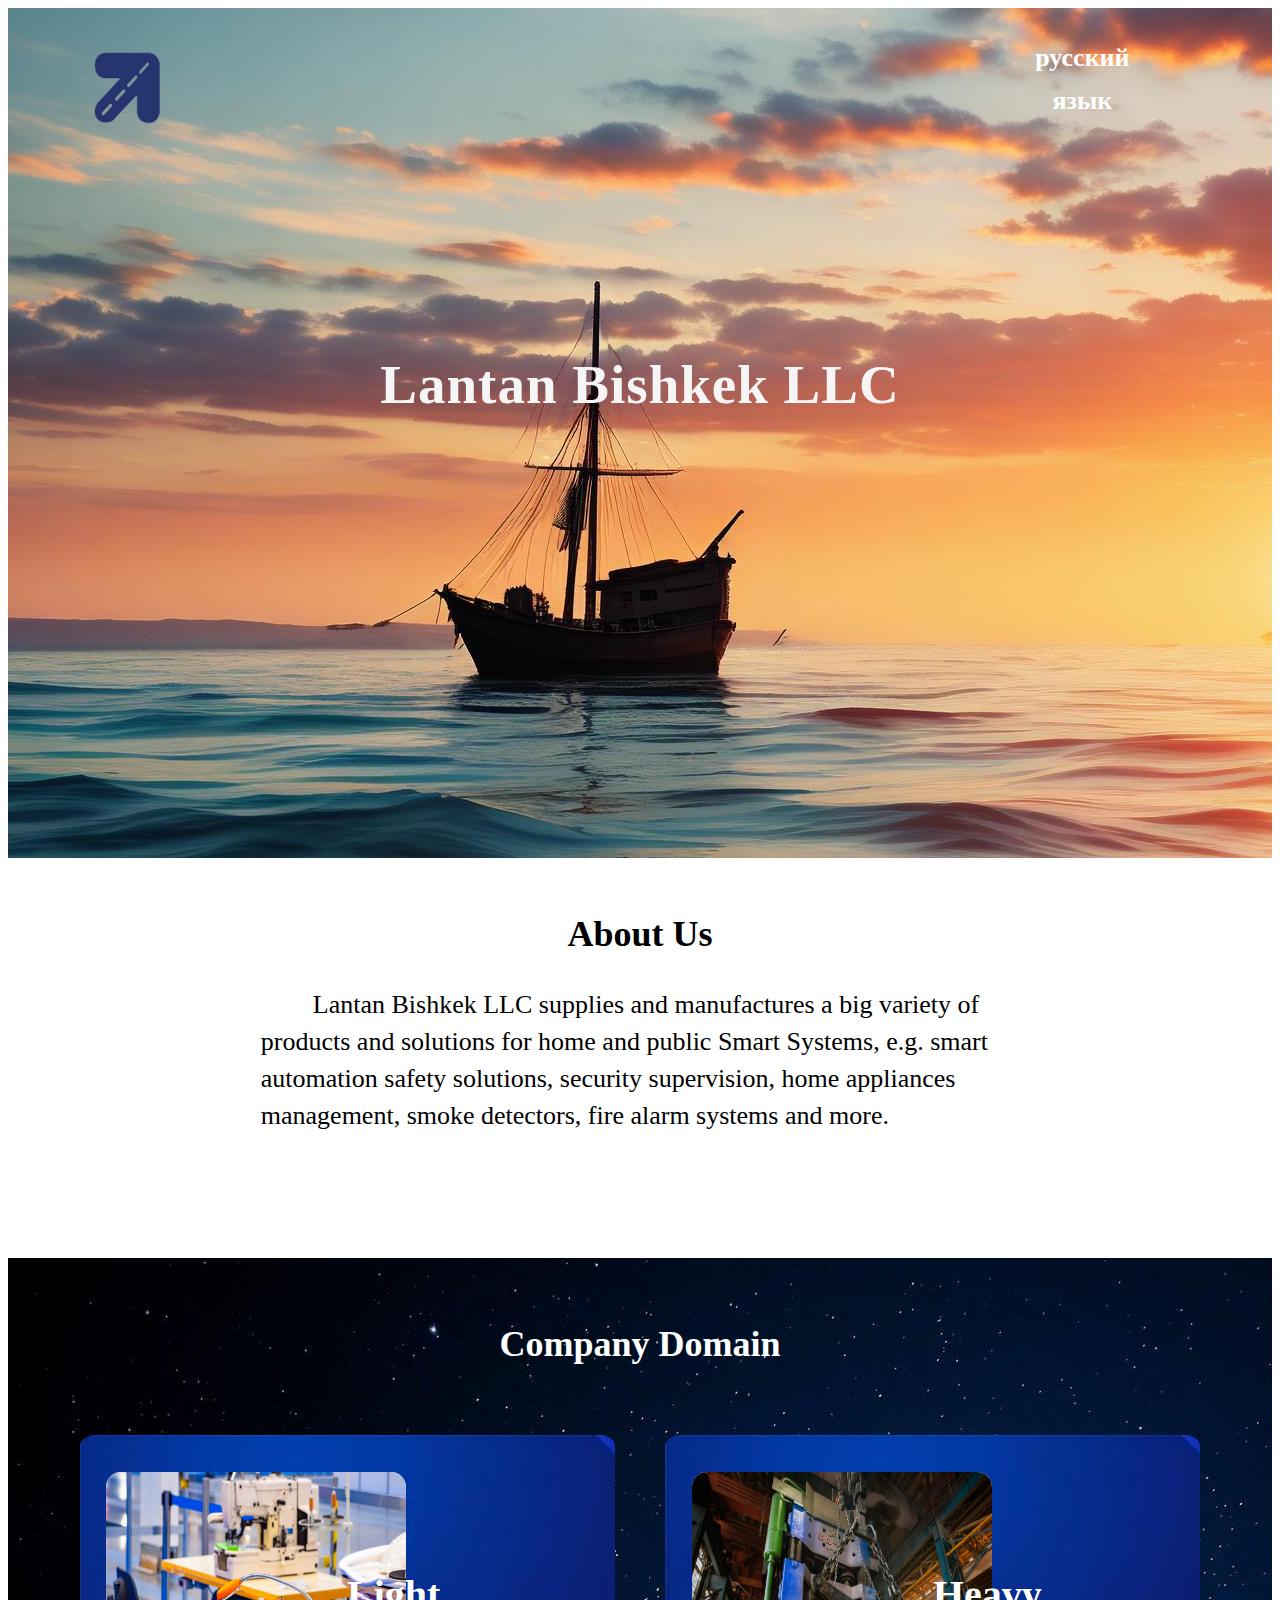
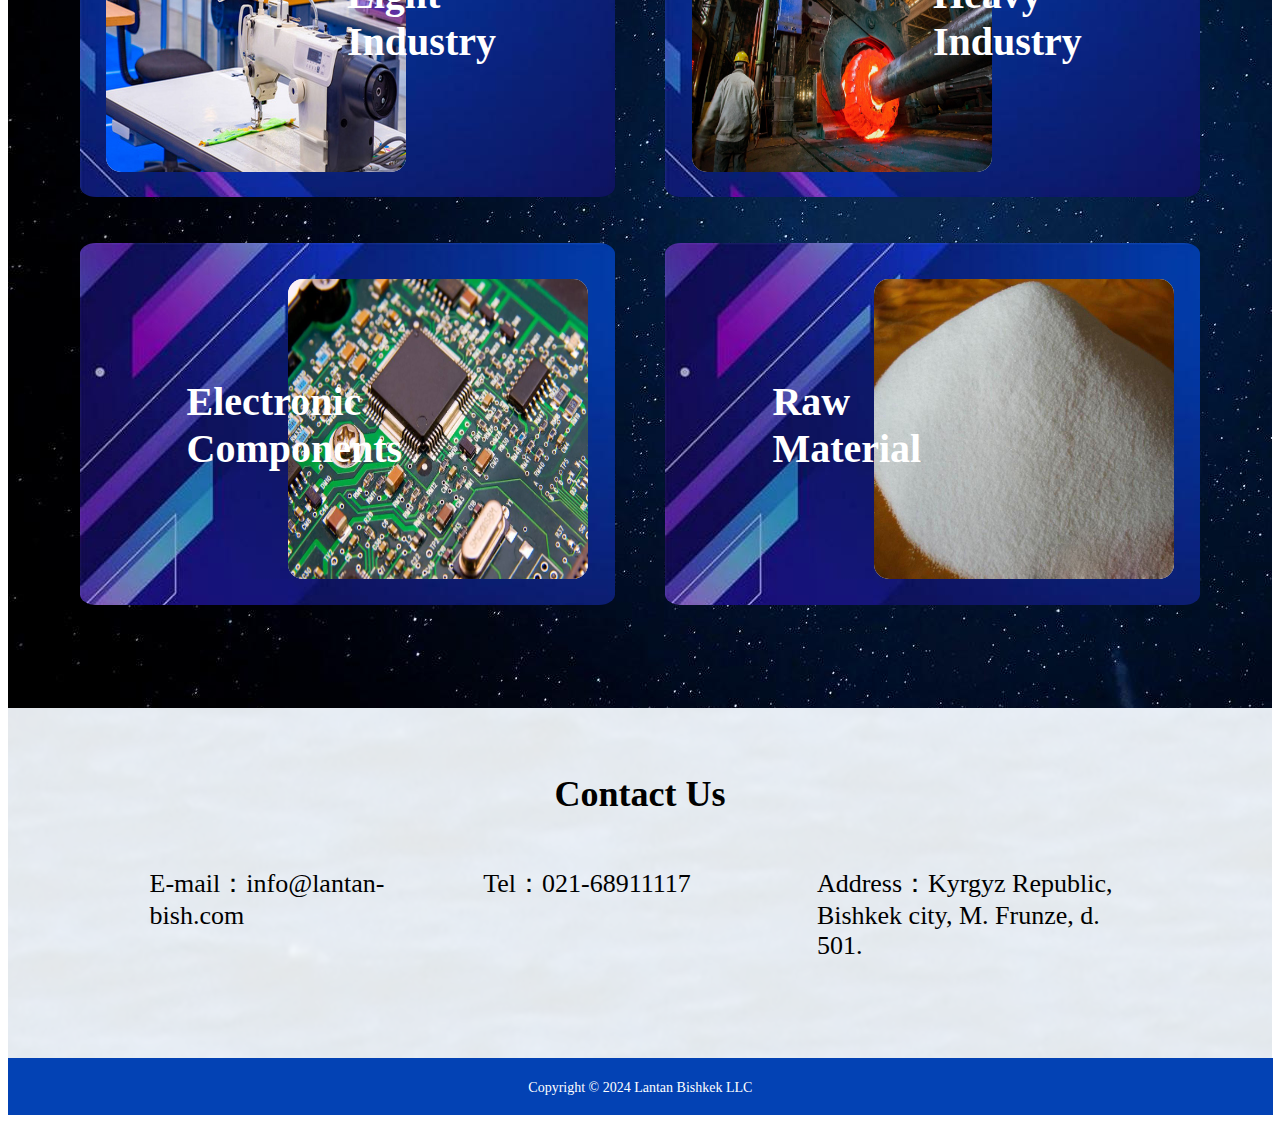
<file: index.html>
<!DOCTYPE html>
<html lang="en">
<head>
    <meta charset="UTF-8">
    <title>Lantan Bishkek LLC</title>
    <link rel="stylesheet" href="styles.css">
    <script type="text/javascript">
        function redirectToPage() {
            const userAgent = navigator.userAgent || navigator.vendor || window.opera;
            if (/android|iphone|ipad|ipod|blackberry|iemobile|opera mini/i.test(userAgent)) {
                window.location.href = "mobile-index.html";
            }
        }
        redirectToPage();
    </script>
</head>

<body>
<div class="top">
    <div class="toptop">
        <div class="photo1">
            <img class="ppp1" src="pic/logo1.jpg">
        </div>
        <div class="smallherf1">
            <a href="CN.html" class="smooth">русский язык</a>
        </div>
    </div>
    <div class="topbottom">
        <h1 id="headline">Lantan Bishkek LLC</h1>
    </div>
</div>

<div class="second">
    <div class="content1">
        <div class="title1">
            <h1 class="gongsiming">About Us</h1>
        </div>
        <div class="jieshao">
            <p id="gongsijieshao3">Lantan Bishkek LLC supplies and manufactures a big variety of products and solutions for home and public Smart Systems, e.g. smart automation safety solutions, security supervision, home appliances management, smoke detectors, fire alarm systems and more.</p>
        </div> 
    </div>
</div>

<div class="third">
    <div class="title2">
        <h1 id="dark">Company Domain</h1>
    </div>
    <div class="content2">
        <div class="left">
            <div class="zuo">
                <div class="circle">
                    <img class="ppp" src="pic/11.jpg" alt="图片1">
                    <div class="text">
                        <h1>Light<br>Industry</h1>
                    </div>
                </div>
            </div>
            <div class="zuo">
                <div class="circle1">
                    <img class="ppp2" src="pic/13.jpg" alt="图片3">
                    <div class="text1">
                        <h1>Electronic<br> Components</h1>
                    </div>
                </div>
            </div>
        </div>
        <div class="right">
            <div class="zuo">
                <div class="circle">
                    <img class="ppp" src="pic/12.jpg" alt="图片2">
                    <div class="text">
                        <h1>Heavy<br> Industry</h1>
                    </div>
                </div>
            </div>
            <div class="zuo">
                <div class="circle1">
                    <img class="ppp2" src="pic/14.jpg" alt="图片4">
                    <div class="text1">
                        <h1>Raw<br> Material</h1>
                    </div>
                </div>
            </div>
        </div>
    </div>
</div>

<div class="fifth">
    <div class="title3">
        <h1 id="big1">Contact Us</h1>
    </div>
    <div class="content3">
        <div class="show">E-mail：info@lantan-bish.com</div>
        <div class="show">Tel：021-68911117</div>
        <div class="show">Address：Kyrgyz Republic, Bishkek city, M. Frunze, d. 501.</div>
    </div>
</div>

<div class="last">
    <p class="renzhen">Copyright © 2024 Lantan Bishkek LLC </p>
</div>

</body>
</html>
</file>
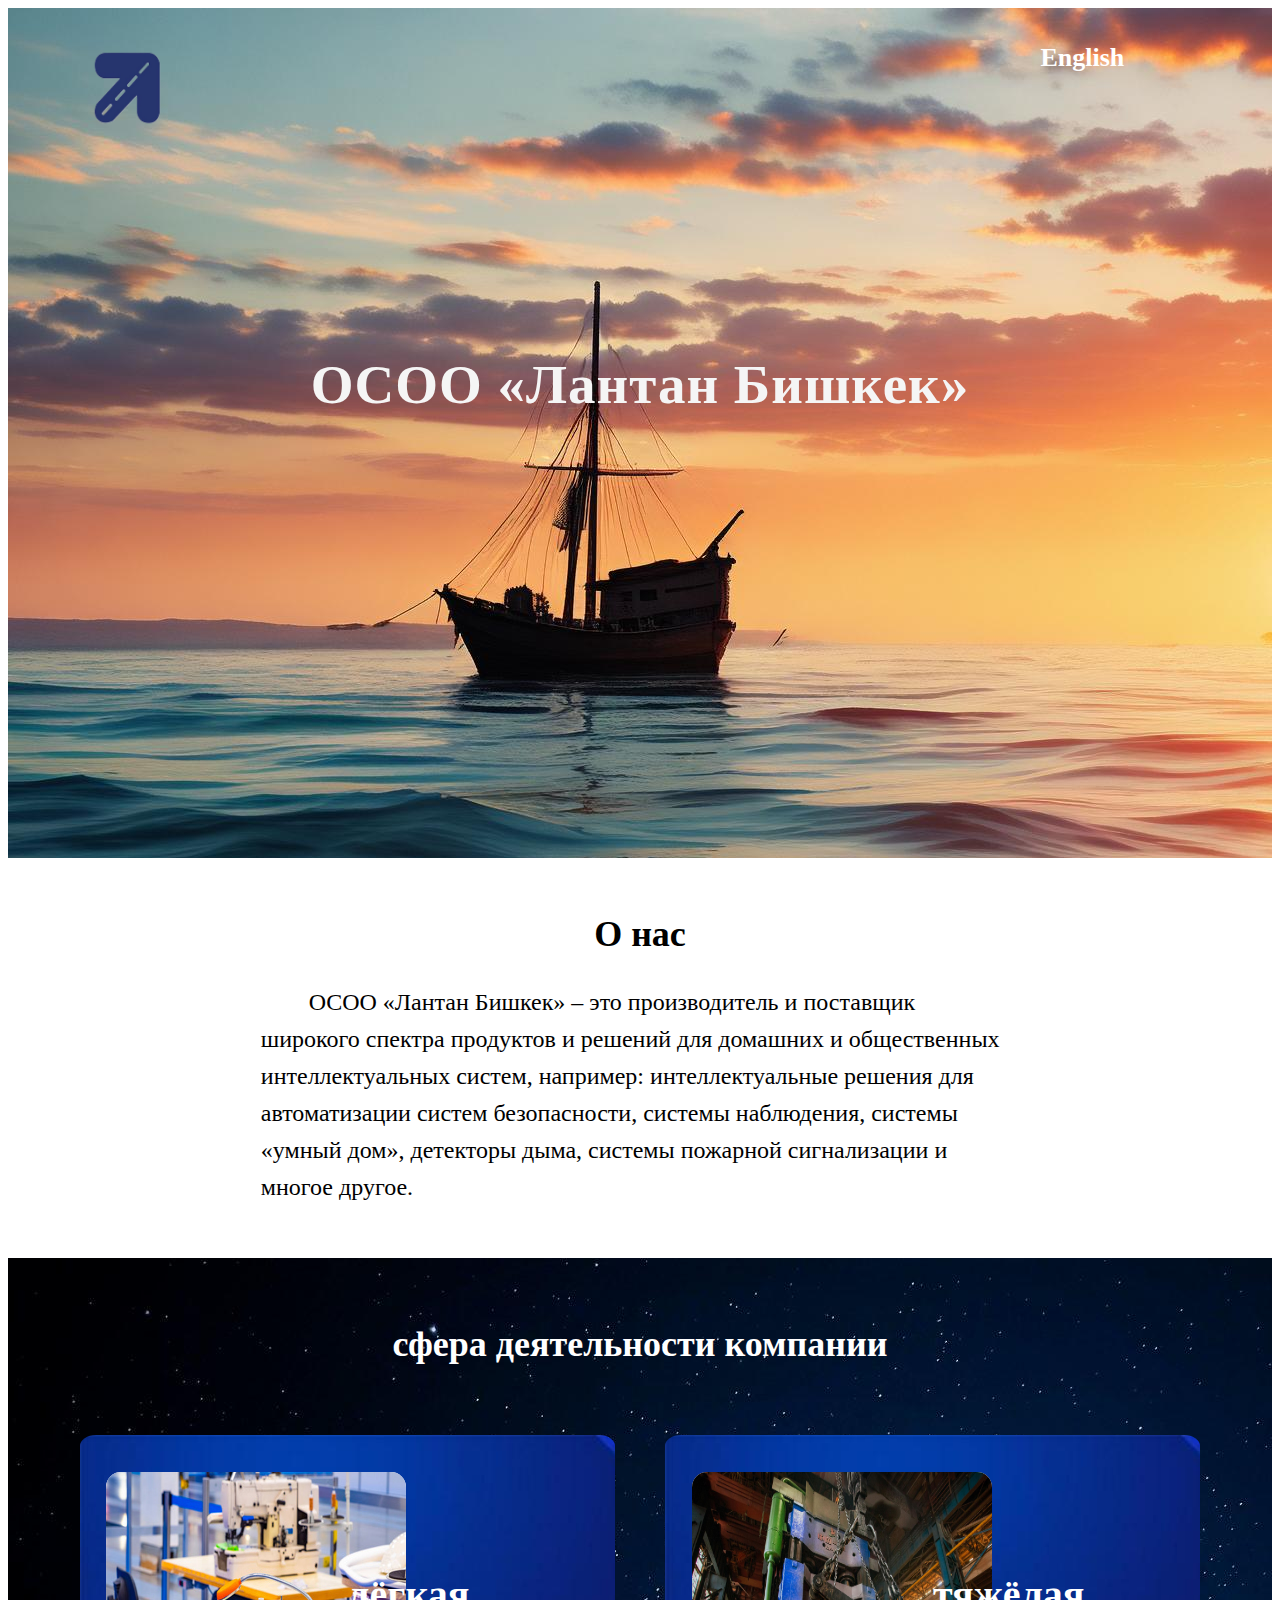
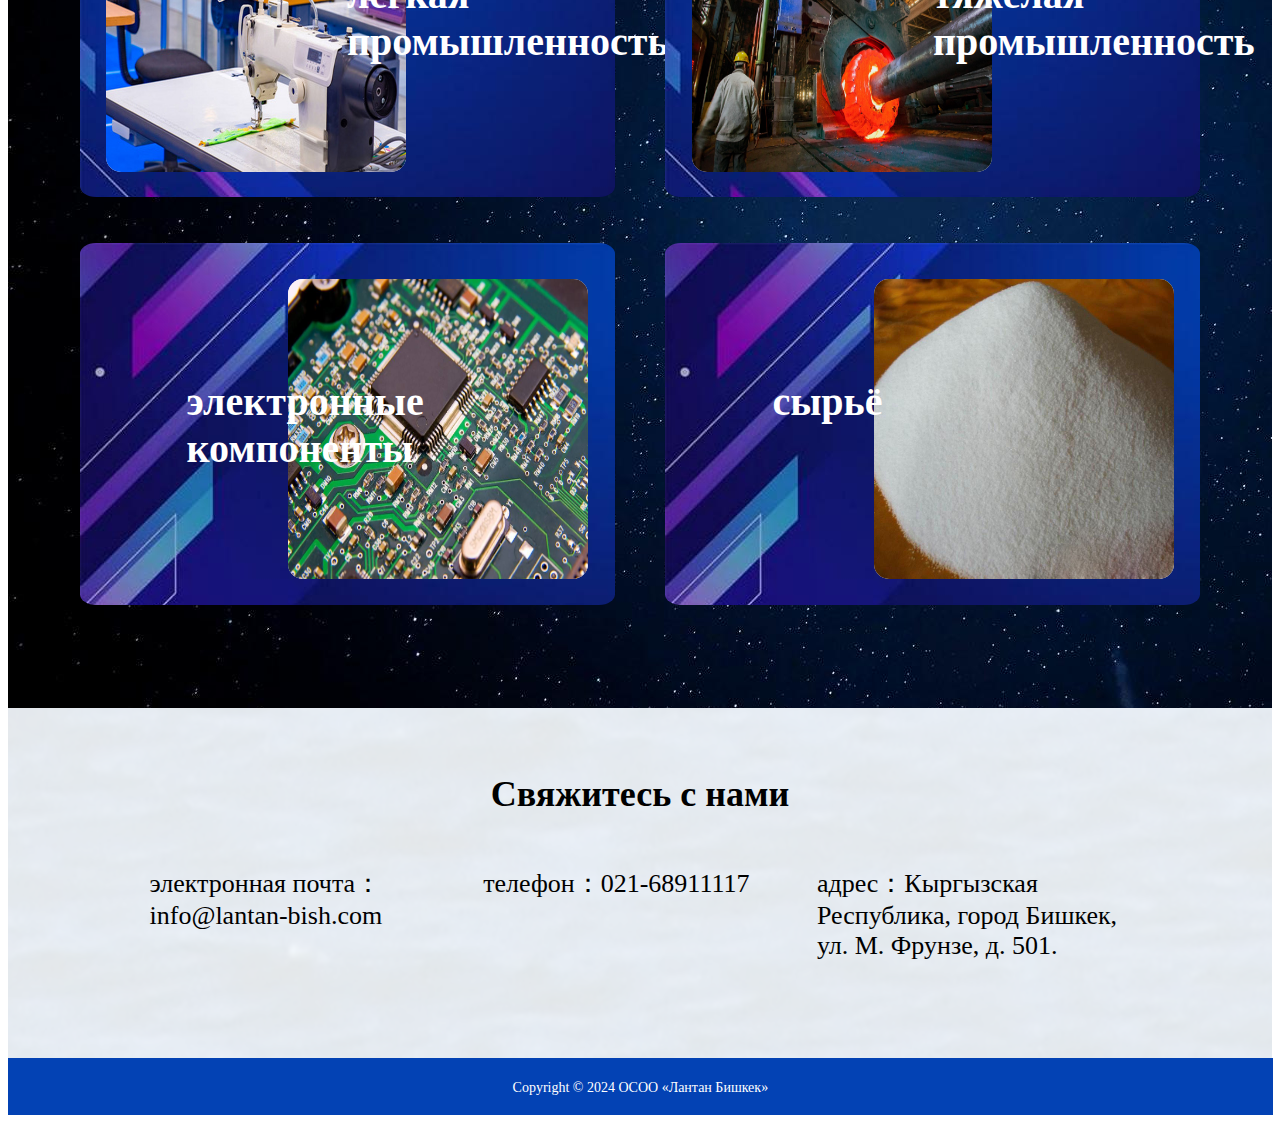
<file: CN.html>
<!DOCTYPE html>
<html lang="en">
<head>
    <meta charset="UTF-8">
    <title>ОCОО «Лантан Бишкек»</title>
    <link rel="stylesheet" href="styles.css">
    <script type="text/javascript">
        function redirectToPage() {
            const userAgent = navigator.userAgent || navigator.vendor || window.opera;
            if (/android|iphone|ipad|ipod|blackberry|iemobile|opera mini/i.test(userAgent)) {
                window.location.href = "mobile-index.html";
            }
        }
        redirectToPage();
    </script>
</head>

<body>
<div class="top">
    <div class="toptop">
        <div class="photo1">
            <img class="ppp1" src="pic/logo1.jpg">
        </div>
        <div class="smallherf1">
            <a href="index.html" class="smooth">English</a>
        </div>
    </div>
    <div class="topbottom">
        <h1 id="headline">ОCОО «Лантан Бишкек»</h1>   
    </div>
</div>  

<div class="second">
    <div class="content1">
        <div class="title1">
            <h1 class="gongsiming">О нас</h1>
        </div>
        <div class="jieshao">
            <p id="gongsijieshao">ОCОО «Лантан Бишкек» – это производитель и поставщик широкого спектра продуктов и решений для домашних и общественных интеллектуальных систем, например: интеллектуальные решения для автоматизации систем безопасности, системы наблюдения, системы «умный дом», детекторы дыма, системы пожарной сигнализации и многое другое.</p>
        </div> 
    </div>
</div>


<div class="third">
    <div class="title2">
        <h1 id="dark">сфера деятельности компании</h1>
    </div>
    <div class="content2">
        <div class="left">
            <div class="zuo">
                <div class="circle">
                    <img class="ppp" src="pic/11.jpg" alt="图片1">
                    <div class="text">
                        <h1>лёгкая<br>промышленность</h1>
                    </div>
                </div>
            </div>
            <div class="zuo">
                <div class="circle1">
                    <img class="ppp2" src="pic/13.jpg" alt="图片3">
                    <div class="text1">
                        <h1>электронные<br>компоненты</h1>
                    </div>
                </div>
            </div>
        </div>
        <div class="right">
            <div class="zuo">
                <div class="circle">
                    <img class="ppp" src="pic/12.jpg" alt="图片2">
                    <div class="text">
                        <h1>тяжёлая<br>промышленность</h1>
                    </div>
                </div>
            </div>
            <div class="zuo">
                <div class="circle1">
                    <img class="ppp2" src="pic/14.jpg" alt="图片4">
                    <div class="text1">
                        <h1>сырьё</h1>
                    </div>
                </div>
            </div>
        </div>
    </div>
</div>

<div class="fifth">
    <div class="title3">
        <h1 id="big1">Свяжитесь с нами</h1>
    </div>
    <div class="content3">
        <div class="show">электронная почта：info@lantan-bish.com </div>
        <div class="show">телефон：021-68911117</div>
        <div class="show">адрес：Кыргызская Республика, город Бишкек, ул. М. Фрунзе, д. 501.</div>
    </div>
</div>

<div class="last">
    <p class="renzhen">Copyright © 2024 ОCОО «Лантан Бишкек»</p>
</div>

</body>
</html>
</file>
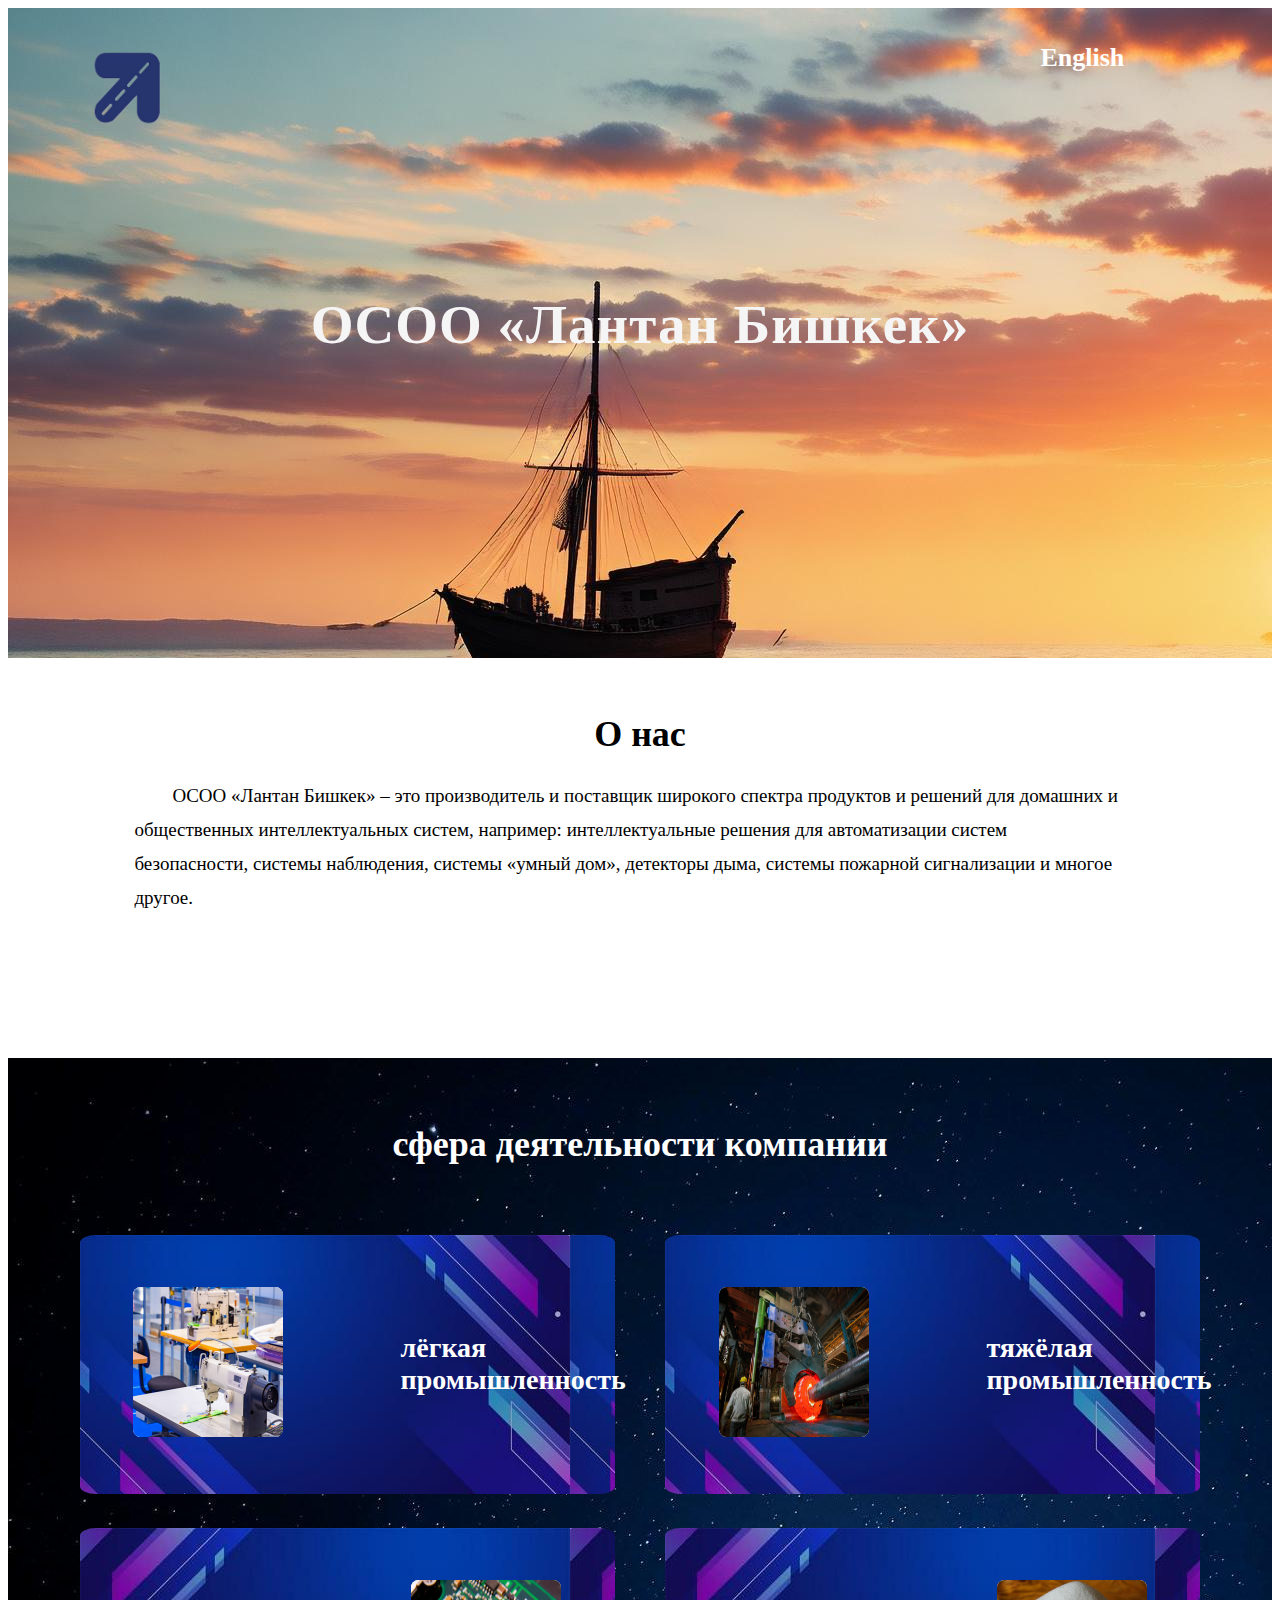
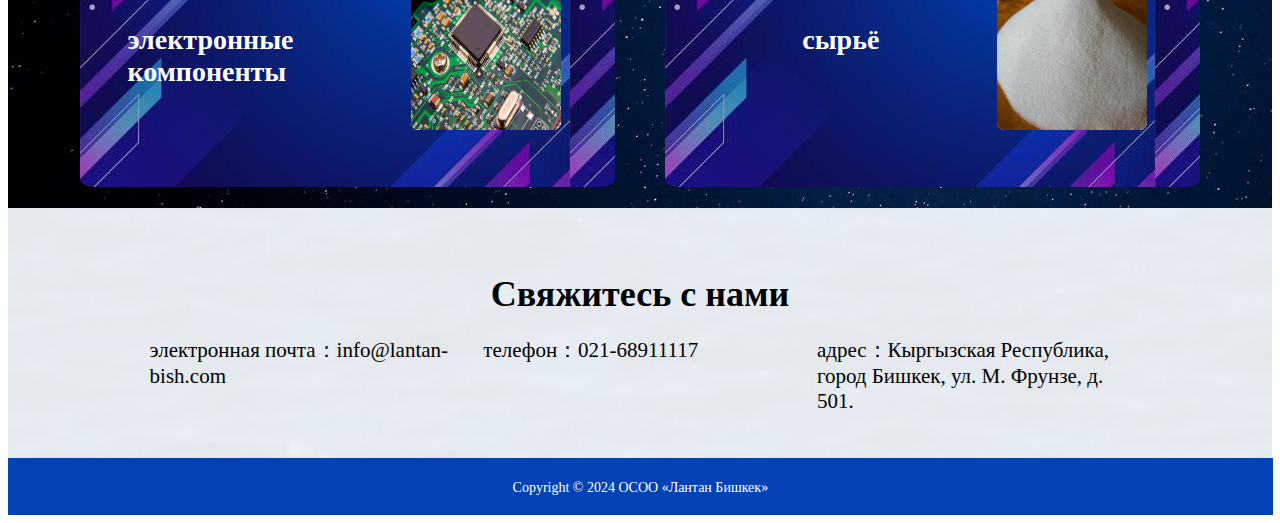
<file: mobile-CN.html>
<!DOCTYPE html>
<html lang="en">
<head>
    <meta charset="UTF-8">
    <title>ОCОО «Лантан Бишкек»</title>
    <link rel="stylesheet" href="mobile-styles.css">
</head>

<body>
<div class="top">
    <div class="toptop">
        <div class="photo1">
            <img class="ppp1" src="pic/logo1.jpg">
        </div>
        <div class="smallherf1">
            <a href="mobile-index.html" class="smooth">English</a>
        </div>
    </div>
    <div class="topbottom">
        <h1 id="headline">ОCОО «Лантан Бишкек»</h1> 
    </div>
</div>

<div class="second">
    <div class="content1">
        <div class="title1">
            <h1 class="gongsiming">О нас</h1>
        </div>
        <div class="jieshao">
            <p id="gongsijieshao">ОCОО «Лантан Бишкек» – это производитель и поставщик широкого спектра продуктов и решений для домашних и общественных интеллектуальных систем, например: интеллектуальные решения для автоматизации систем безопасности, системы наблюдения, системы «умный дом», детекторы дыма, системы пожарной сигнализации и многое другое.</p>
        </div> 
    </div>
</div>


<div class="third">
    <div class="title2">
        <h1 id="dark">сфера деятельности компании</h1>
    </div>
    <div class="content2">
        <div class="left">
            <div class="zuo">
                <div class="circle">
                    <img class="ppp" src="pic/11.jpg" alt="图片1">
                    <div class="text">
                        <h1>лёгкая<br>промышленность</h1>
                    </div>
                </div>
            </div>
            <div class="zuo">
                <div class="circle1">
                    <img class="ppp2" src="pic/13.jpg" alt="图片3">
                    <div class="text1">
                        <h1>электронные<br>компоненты</h1>
                    </div>
                </div>
            </div>
        </div>
        <div class="right">
            <div class="zuo">
                <div class="circle">
                    <img class="ppp" src="pic/12.jpg" alt="图片2">
                    <div class="text">
                        <h1>тяжёлая<br>промышленность</h1>
                    </div>
                </div>
            </div>
            <div class="zuo">
                <div class="circle1">
                    <img class="ppp2" src="pic/14.jpg" alt="图片4">
                    <div class="text1">
                        <h1>сырьё</h1>
                    </div>
                </div>
            </div>
        </div>
    </div>
</div>

<div class="fifth">
    <div class="title3">
        <h1 id="big1">Свяжитесь с нами</h1>
    </div>
    <div class="content3">
        <div class="show">электронная почта：info@lantan-bish.com </div>
        <div class="show">телефон：021-68911117</div>
        <div class="show">адрес：Кыргызская Республика, город Бишкек, ул. М. Фрунзе, д. 501.</div>
    </div>
</div>

<div class="last">
    <p class="renzhen">Copyright © 2024 ОCОО «Лантан Бишкек» </p>
</div>

</body>
</html>
</file>
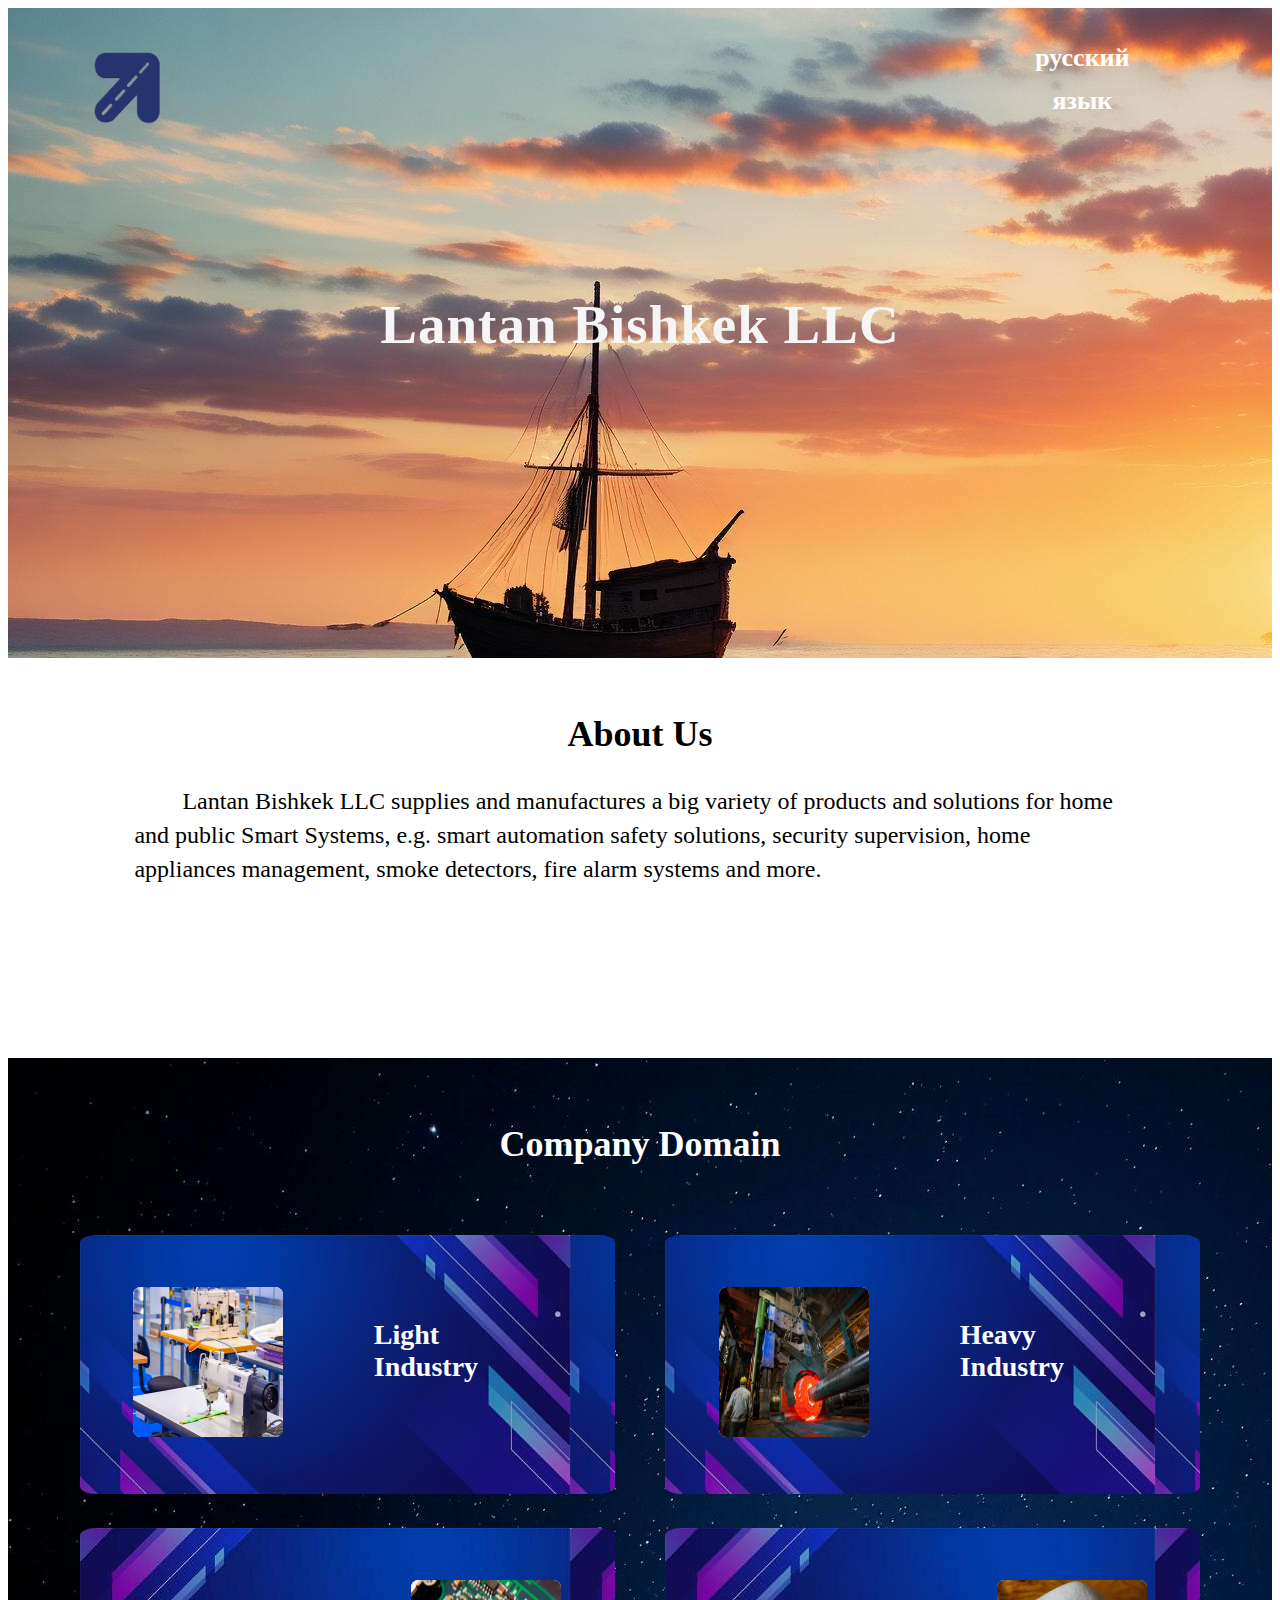
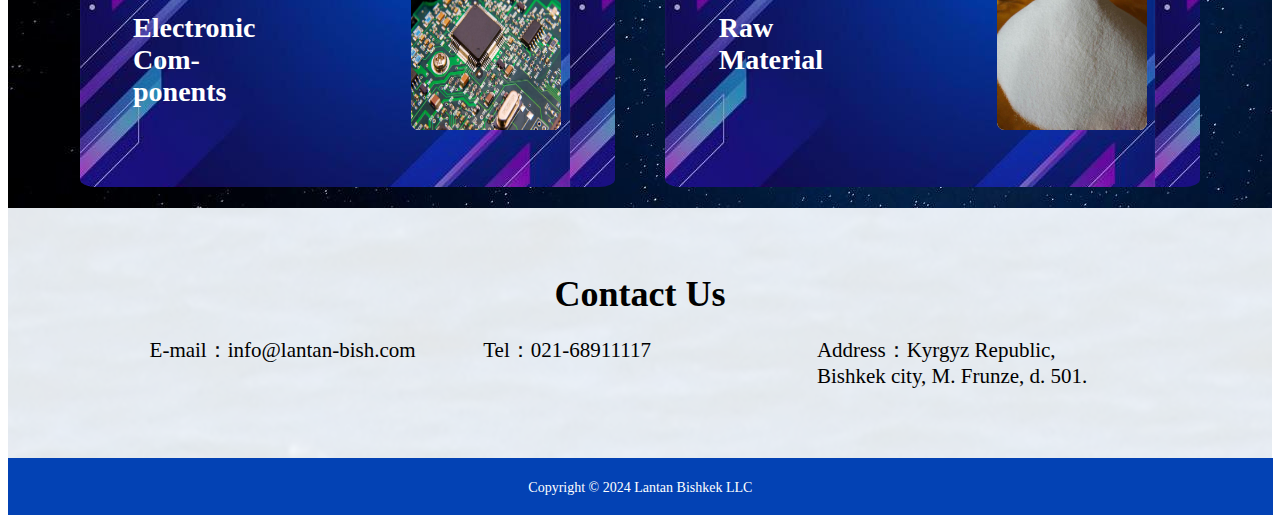
<file: mobile-index.html>
<!DOCTYPE html>
<html lang="en">
<head>
    <meta charset="UTF-8">
    <title>Lantan Bishkek LLC</title>
    <link rel="stylesheet" href="mobile-styles.css">
</head>

<body>
<div class="top">
    <div class="toptop">
        <div class="photo1">
            <img class="ppp1" src="pic/logo1.jpg">
        </div>
        <div class="smallherf1">
            <a href="mobile-CN.html" class="smooth">русский язык</a>
        </div>
    </div>
    <div class="topbottom">
        <h1 id="headline">Lantan Bishkek LLC</h1>   
    </div>
</div>

<div class="second">
    <div class="content1">
        <div class="title1">
            <h1 class="gongsiming">About Us</h1>
        </div>
        <div class="jieshao">
            <p id="gongsijieshao3">Lantan Bishkek LLC supplies and manufactures a big variety of products and solutions for home and public Smart Systems, e.g. smart automation safety solutions, security supervision, home appliances management, smoke detectors, fire alarm systems and more.</p>
        </div> 
    </div>
</div>


<div class="third">
    <div class="title2">
        <h1 id="dark">Company Domain</h1>
    </div>
    <div class="content2">
        <div class="left">
            <div class="zuo">
                <div class="circle">
                    <img class="ppp" src="pic/11.jpg" alt="图片1">
                    <div class="text2">
                        <h1>Light<br>Industry</h1>
                    </div>
                </div>
            </div>
            <div class="zuo">
                <div class="circle1">
                    <img class="ppp2" src="pic/13.jpg" alt="图片3">
                    <div class="text3">
                        <h1>Electronic<br>Com-<br>ponents</h1>
                    </div>
                </div>
            </div>
        </div>
        <div class="right">
            <div class="zuo">
                <div class="circle">
                    <img class="ppp" src="pic/12.jpg" alt="图片2">
                    <div class="text2">
                        <h1>Heavy<br>Industry</h1>
                    </div>
                </div>
            </div>
            <div class="zuo">
                <div class="circle1">
                    <img class="ppp2" src="pic/14.jpg" alt="图片4">
                    <div class="text3">
                        <h1>Raw<br>Material</h1>
                    </div>
                </div>
            </div>
        </div>
    </div>
</div>

<div class="fifth">
    <div class="title3">
        <h1 id="big1">Contact Us</h1>
    </div>
    <div class="content3">
        <div class="show">E-mail：info@lantan-bish.com</div>
        <div class="show">Tel：021-68911117</div>
        <div class="show">Address：Kyrgyz Republic, Bishkek city, M. Frunze, d. 501.</div>
    </div>
</div>

<div class="last">
    <p class="renzhen">Copyright © 2024 Lantan Bishkek LLC </p>
</div>

</body>
</html>
</file>
<file: styles.css>
html{
	scroll-behavior: smooth;
}

a{
	text-decoration: none;
}

a:hover{
	color: yellow;
}

body{
	background-color: white;
}

.top{
	overflow: hidden;
	background-image: url("pic/1.jpg");
	height: 850px;
	width: 100%;
}

.toptop{
	height: 30%;
	width: 100%;
}

.photo1{
	margin-top: 30px;
	float:left;
	height: 100%;
	width:15%;
}

.ppp1{
	float:right;
	width:100px;
	height:100px;
	margin-right:20px;
}

.smallherf1{
	margin-top:30px;
	float:right;
	margin-right:10%;
	width:10%;
	height:100px;
	text-align:center;
	line-height:40px;
}

.smooth{
	color: white;
	font-size:26px;
	font-weight:bold;
}

#headline{
	margin-top:90px;
	text-align: center;
	letter-spacing:1px;
	font-size:55px;
	color:rgb(245,245,245);
}

.second{
	margin-left:auto;
	margin-right:auto;
	height:400px;
	width:100%;
	overflow: hidden;
	text-overflow: ellipsis;
}

.content1{
	margin-top:30px;
	margin-left:auto;
	margin-right:auto;
	height:90%;
	width:60%;
}

.jieshao{
	margin-left:auto;
	margin-right:auto;
	float:left;
	height:100%;
	width:98%;
}

.title1{
margin-left:auto;
margin-right:auto;
height:70px;
width:70%;
text-align:center;
border: 1px solid;
border-color:rgba(0,0,0,0);
}

.gongsiming{
	margin-left:auto;
	margin-right:auto;
	font-size: 36px;
	color:black;
}

#gongsijieshao{
	font-size:24px;
	line-height:37px;
	text-indent: 2em;
}

#gongsijieshao3{
	font-size:26px;
	line-height:37px;
	text-indent: 2em;
}

.third{
background-image:url("pic/8.jpg");
height:1050px;
width:100%;
}

.title2{
margin-left:auto;
margin-right:auto;
height:150px;
width:70%;
text-align:center;
border: 1px solid;
border-color:rgba(0,0,0,0);
}

#big{
font-size:35px;
}

#big1{
	color: black;
	margin-top: 50px;
    font-size: 36px;
	line-height:70px;
}

#big4{
font-size:35px;
line-height:75px;
}

#big5{
font-size:35px;
line-height:75px;
}

#dark{
	margin-top: 50px;
    font-size: 36px;
	line-height:70px;
    color:rgb(255,255,255);
}

#dark4{
font-size:35px;
color:rgb(255,255,255);
line-height:83px;
}

.content2{
	margin-left:auto;
	margin-right:auto;
	height:84%;
	width:90%;
	display: flex;
	justify-content: space-around;
}

.left{
    float: left;
	height:95%;
	width:48%;
}

.right{
    float: left;
    margin-left: 3%;
	height:95%;
	width:48%;
}

.zuo{
	margin-left: 1%;
	margin-top: 1%;
	height:48%;
	width:98%;
}

.circle{
	position: relative;
    top: 20px;
    border-radius: 3%;
	height:90%;
	width:100%;
	background-image: url("pic/6.jpg");
}

.circle1{
	position: relative;
    top: 20px;
    border-radius: 3%;
	height:90%;
	width:100%;
	background-image: url("pic/61.jpg");
}

.ppp{
	overflow:hidden;
	position: absolute;
	top: 10%;
	left: 5%;
	width:300px;
	height:300px;
	border-radius: 5%;
	background-color: white;
}

.ppp2{
	overflow:hidden;
	position: absolute;
	top: 10%;
	right: 5%;
	width:300px;
	height:300px;
	border-radius: 5%;
	background-color: white;
}

.text{
	position: absolute;
	left: 50%;
	top: 30%;
	font-size: 20px;
	color:rgb(255,255,255);
}

.text1{
	position: absolute;
	left: 20%;
	top: 30%;
	font-size: 20px;
	color:rgb(255,255,255);
}

.fifth{
	height:350px;
	width:100%;
	background-image: url("pic/5.jpg");
}

.ppp3{
height:100%;
width:100%;
box-shadow: 10px 10px 5px 0px rgba(0, 0, 0, 0.15);
}

.title3{
margin-left:auto;
margin-right:auto;
height:30%;
width:70%;
text-align:center;
border: 1px solid;
border-color:rgba(0,0,0,0);
}

.content3{
	margin-left:auto;
	margin-right:auto;
	height:50%;
	width:80%;
	justify-content: space-between;
}

.show{
	float: left;
	height: 35%;
	width: 30%;
	margin: 5% 1.5%;
	font-size: 26px;
}

.mark{
	font-size:26px;
	color: white;
	line-height: 55px;
	padding-left: 20px;
}

.last{
	border: 1px solid rgb(3, 66, 180);
	background-color:rgb(3, 66, 180);
	height:55px;
	width:99.9%;
}

.renzhen{
	color:white;
	line-height: 30px;
	text-align:center;
	font-size:14px;
}
</file>
<file: mobile-styles.css>
html{
	scroll-behavior: smooth;
}

a{
	text-decoration: none;
}

a:hover{
	color: yellow;
}

body{
	background-color: white;
}

.top{
	overflow: hidden;
	background-image: url("pic/1.jpg");
	height: 650px;
	width: 100%;
}

.toptop{
	height: 30%;
	width: 100%;
}

.photo1{
	margin-top: 30px;
	float:left;
	height: 100%;
	width:15%;
}

.ppp1{
	float:right;
	width:100px;
	height:100px;
	margin-right:20px;
}

.smallherf1{
	margin-top:30px;
	float:right;
	margin-right:10%;
	width:10%;
	height:100px;
	text-align:center;
	line-height:40px;
}

.smooth{
	color: white;
	font-size:26px;
	font-weight:bold;
}

#headline{
	margin-top:90px;
	text-align: center;
	letter-spacing:1px;
	font-size:55px;
	color:rgb(245,245,245);
}

.second{
	margin-left:auto;
	margin-right:auto;
	height:400px;
	width:100%;
	overflow: hidden;
	text-overflow: ellipsis;
}

.content1{
	margin-top:30px;
	margin-left:auto;
	margin-right:auto;
	height:90%;
	width:80%;
}

.jieshao{
	margin-left:auto;
	margin-right:auto;
	float:left;
	height:100%;
	width:98%;
}

.title1{
margin-left:auto;
margin-right:auto;
height:70px;
width:70%;
text-align:center;
border: 1px solid;
border-color:rgba(0,0,0,0);
}

.gongsiming{
	margin-left:auto;
	margin-right:auto;
	font-size: 36px;
	color:black;
}

#gongsijieshao{
	font-size:19px;
	line-height:34px;
	text-indent: 2em;
}

#gongsijieshao3{
	font-size:24px;
	line-height:34px;
	text-indent: 2em;
}

.third{
background-image:url("pic/8.jpg");
height:750px;
width:100%;
}

.title2{
margin-left:auto;
margin-right:auto;
height:150px;
width:70%;
text-align:center;
border: 1px solid;
border-color:rgba(0,0,0,0);
}

#big{
font-size:35px;
}

#big1{
	color: black;
	margin-top: 50px;
    font-size: 36px;
	line-height:70px;
}

#big4{
font-size:35px;
line-height:75px;
}

#big5{
font-size:35px;
line-height:75px;
}

#dark{
	margin-top: 50px;
    font-size: 36px;
	line-height:70px;
    color:rgb(255,255,255);
}

#dark4{
font-size:35px;
color:rgb(255,255,255);
line-height:83px;
}

.content2{
	margin-left:auto;
	margin-right:auto;
	height:84%;
	width:90%;
	display: flex;
	justify-content: space-around;
}

.left{
    float: left;
	height:95%;
	width:48%;
}

.right{
    float: left;
    margin-left: 3%;
	height:95%;
	width:48%;
}

.zuo{
	margin-left: 1%;
	margin-top: 1%;
	height:48%;
	width:98%;
}

.circle{
	position: relative;
    top: 20px;
    border-radius: 3%;
	height:90%;
	width:100%;
	background-image: url("pic/62.jpg");
}

.circle1{
	position: relative;
    top: 20px;
    border-radius: 3%;
	height:90%;
	width:100%;
	background-image: url("pic/63.jpg");
}

.ppp{
	overflow:hidden;
	position: absolute;
	top: 20%;
	left: 10%;
	width:150px;
	height:150px;
	border-radius: 5%;
	background-color: white;
}

.ppp2{
	overflow:hidden;
	position: absolute;
	top: 20%;
	right: 10%;
	width:150px;
	height:150px;
	border-radius: 5%;
	background-color: white;
}

.text{
	position: absolute;
	left: 60%;
	top: 30%;
	font-size: 14px;
	color:rgb(255,255,255);
}

.text1{
	position: absolute;
	right: 60%;
	top: 30%;
	font-size: 14px;
	color:rgb(255,255,255);
}

.text2{
	position: absolute;
	left: 55%;
	top: 25%;
	font-size: 14px;
	color:rgb(255,255,255);
}

.text3{
	position: absolute;
	left: 10%;
	top: 25%;
	font-size: 14px;
	color:rgb(255,255,255);
}

.fifth{
	height:250px;
	width:100%;
	background-image: url("pic/5.jpg");
}

.ppp3{
height:100%;
width:100%;
box-shadow: 10px 10px 5px 0px rgba(0, 0, 0, 0.15);
}

.title3{
margin-left:auto;
margin-right:auto;
height:30%;
width:70%;
text-align:center;
border: 1px solid;
border-color:rgba(0,0,0,0);
}

.content3{
	margin-left:auto;
	margin-right:auto;
	height:50%;
	width:80%;
	justify-content: space-between;
}

.show{
	float: left;
	height: 35%;
	width: 30%;
	margin: 5% 1.5%;
	font-size: 21px;
}

.mark{
	font-size:26px;
	color: white;
	line-height: 55px;
	padding-left: 20px;
}

.last{
	border: 1px solid rgb(3, 66, 180);
	background-color:rgb(3, 66, 180);
	height:55px;
	width:99.9%;
}

.renzhen{
	color:white;
	line-height: 30px;
	text-align:center;
	font-size:14px;
}
</file>
